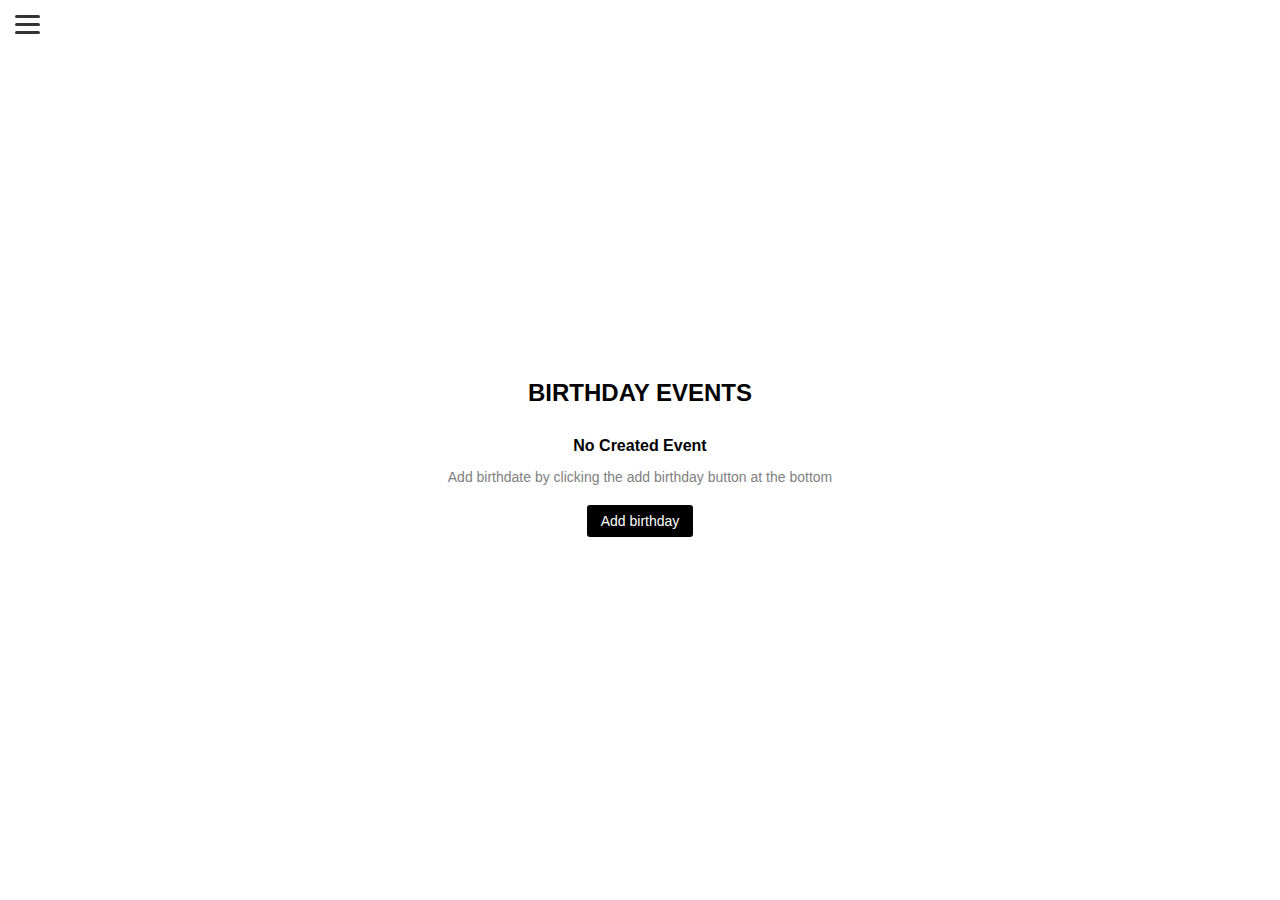
<file: Feliciano_Codes/index.html>
<!DOCTYPE html>
<html lang="en">
<head>
  <meta charset="UTF-8">
  <title>Birthday Events</title>
  <link rel="stylesheet" href="home.css">
</head>
<body>

  <!-- Hamburger Icon -->
  <div class="hamburger" onclick="toggleMenu()">
    <div></div>
    <div></div>
    <div></div>
  </div>

  <!-- Side Menu -->
  <div class="side-menu" id="sideMenu">
    <a href="home.html">Home</a>
    <a href="birthday.html">Add Birthday</a>
    <a href="profile.html">Profile</a>
  </div>

<div class="container">
  <h1>BIRTHDAY EVENTS</h1>
  <div id="events"></div>
  <p class="instruction">Add birthdate by clicking the add birthday button at the bottom</p>
  <a href="birthday.html" class="add-btn">Add birthday</a>
</div>

<script>
function toggleMenu() {
  document.getElementById("sideMenu").classList.toggle("active");
}

const eventsDiv = document.getElementById("events");
let birthdays = JSON.parse(localStorage.getItem("birthdays")) || [];

function renderBirthdays() {
  eventsDiv.innerHTML = "";

  if (birthdays.length === 0) {
    eventsDiv.innerHTML = '<p class="no-event"><strong>No Created Event</strong></p>';
    return;
  }

  const months = [
    "January","February","March","April","May","June",
    "July","August","September","October","November","December"
  ];

  birthdays.forEach((b, index) => {
    const wrapper = document.createElement("div");
    wrapper.classList.add("event-item");

    const dateText = document.createElement("span");
    dateText.textContent = `${months[parseInt(b.month)]} ${b.day}, ${b.year}`;

    const deleteBtn = document.createElement("button");
    deleteBtn.textContent = "Delete";
    deleteBtn.style.marginLeft = "10px";
    deleteBtn.style.backgroundColor = "#ff4d4d";
    deleteBtn.style.color = "white";
    deleteBtn.style.border = "none";
    deleteBtn.style.padding = "5px 10px";
    deleteBtn.style.cursor = "pointer";
    deleteBtn.style.borderRadius = "5px";

    deleteBtn.onclick = function() {
      birthdays.splice(index, 1);
      localStorage.setItem("birthdays", JSON.stringify(birthdays));
      renderBirthdays();
    };

    wrapper.appendChild(dateText);
    wrapper.appendChild(deleteBtn);
    eventsDiv.appendChild(wrapper);
  });
}

renderBirthdays();
</script>
</body>
</html>
</file>
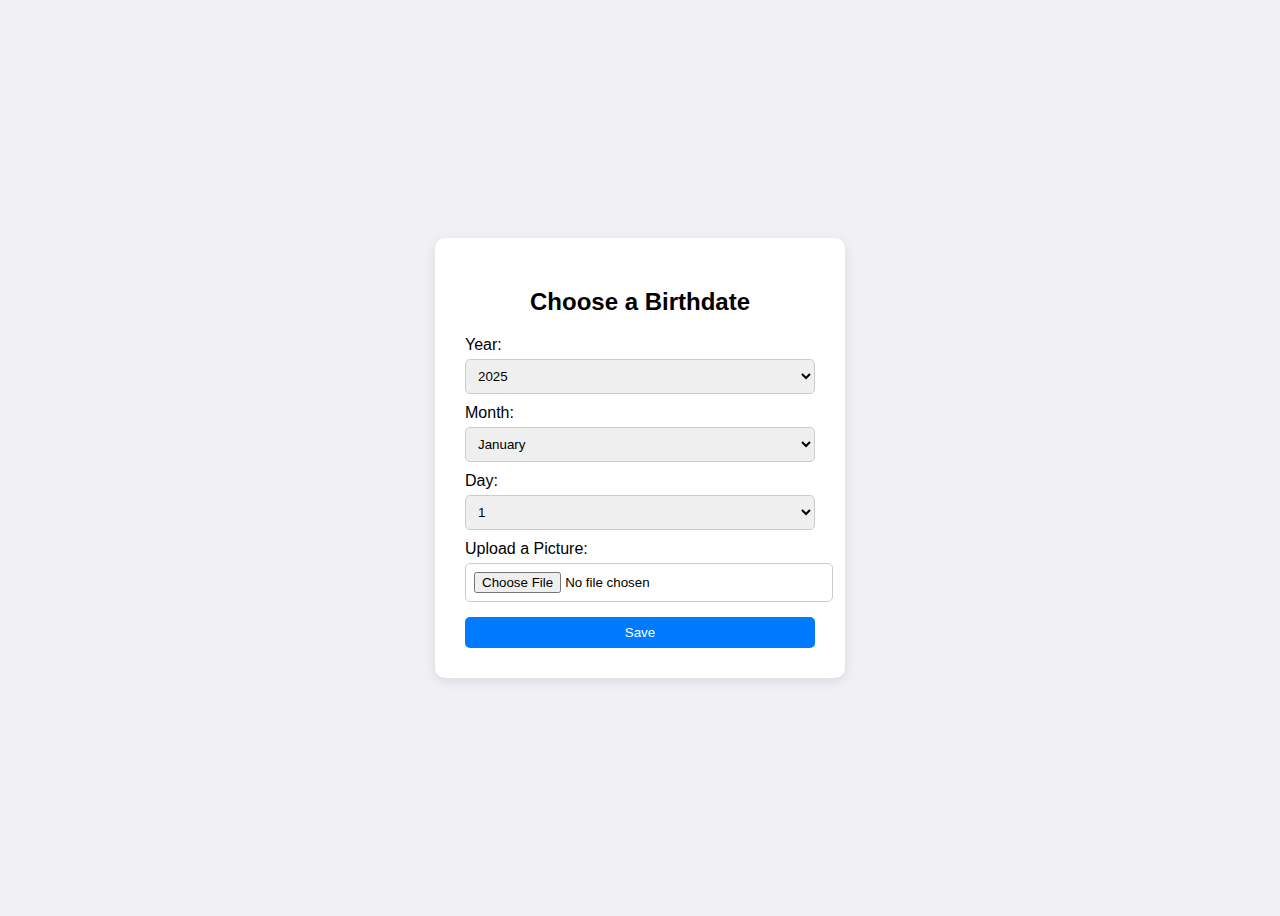
<file: Feliciano_Codes/birthday.html>
<!DOCTYPE html>
<html lang="en">
<head>
  <meta charset="UTF-8">
  <title>Choose a Birthdate</title>
  <link rel="stylesheet" href="birthday.css">
</head>
<body>
  <div class="birthday-container">
    <h2>Choose a Birthdate</h2>
    <form action="submit_birthday.php" method="POST" enctype="multipart/form-data">
      
      <label for="year">Year:</label>
      <select name="year" id="year"></select>

      <label for="month">Month:</label>
      <select name="month" id="month">
        <option value="0">January</option>
        <option value="1">February</option>
        <option value="2">March</option>
        <option value="3">April</option>
        <option value="4">May</option>
        <option value="5">June</option>
        <option value="6">July</option>
        <option value="7">August</option>
        <option value="8">September</option>
        <option value="9">October</option>
        <option value="10">November</option>
        <option value="11">December</option>
      </select>

      <label for="day">Day:</label>
      <select name="day" id="day"></select>

      <label for="picture">Upload a Picture:</label>
      <input type="file" name="picture" accept="image/*" />

      <button type="submit">Save</button>
    </form>
  </div>

<script>
const yearSelect = document.getElementById('year');
const monthSelect = document.getElementById('month');
const daySelect = document.getElementById('day');

// Populate Year dropdown (start at 2025 up to 1900)
for (let y = 2025; y >= 1900; y--) {
  const option = document.createElement('option');
  option.value = y;
  option.textContent = y;
  yearSelect.appendChild(option);
}

function updateDays() {
  const month = parseInt(monthSelect.value);
  const year = parseInt(yearSelect.value);
  const daysInMonth = new Date(year, month + 1, 0).getDate();
  daySelect.innerHTML = '';
  for (let d = 1; d <= daysInMonth; d++) {
    const option = document.createElement('option');
    option.value = d;
    option.textContent = d;
    daySelect.appendChild(option);
  }
}

monthSelect.addEventListener('change', updateDays);
yearSelect.addEventListener('change', updateDays);
updateDays();

// Handle Save button
document.querySelector("form").addEventListener("submit", function(e) {
  e.preventDefault();

  const year = yearSelect.value;
  const month = monthSelect.value;
  const day = daySelect.value;

  // Create birthday object
  const birthday = {
    year,
    month,
    day
  };

  // Get existing birthdays
  let birthdays = JSON.parse(localStorage.getItem("birthdays")) || [];
  birthdays.push(birthday);

  // Save back to localStorage
  localStorage.setItem("birthdays", JSON.stringify(birthdays));

  // Go back to home page
  window.location.href = "home.html";
});
</script>
</body>
</html>
</file>
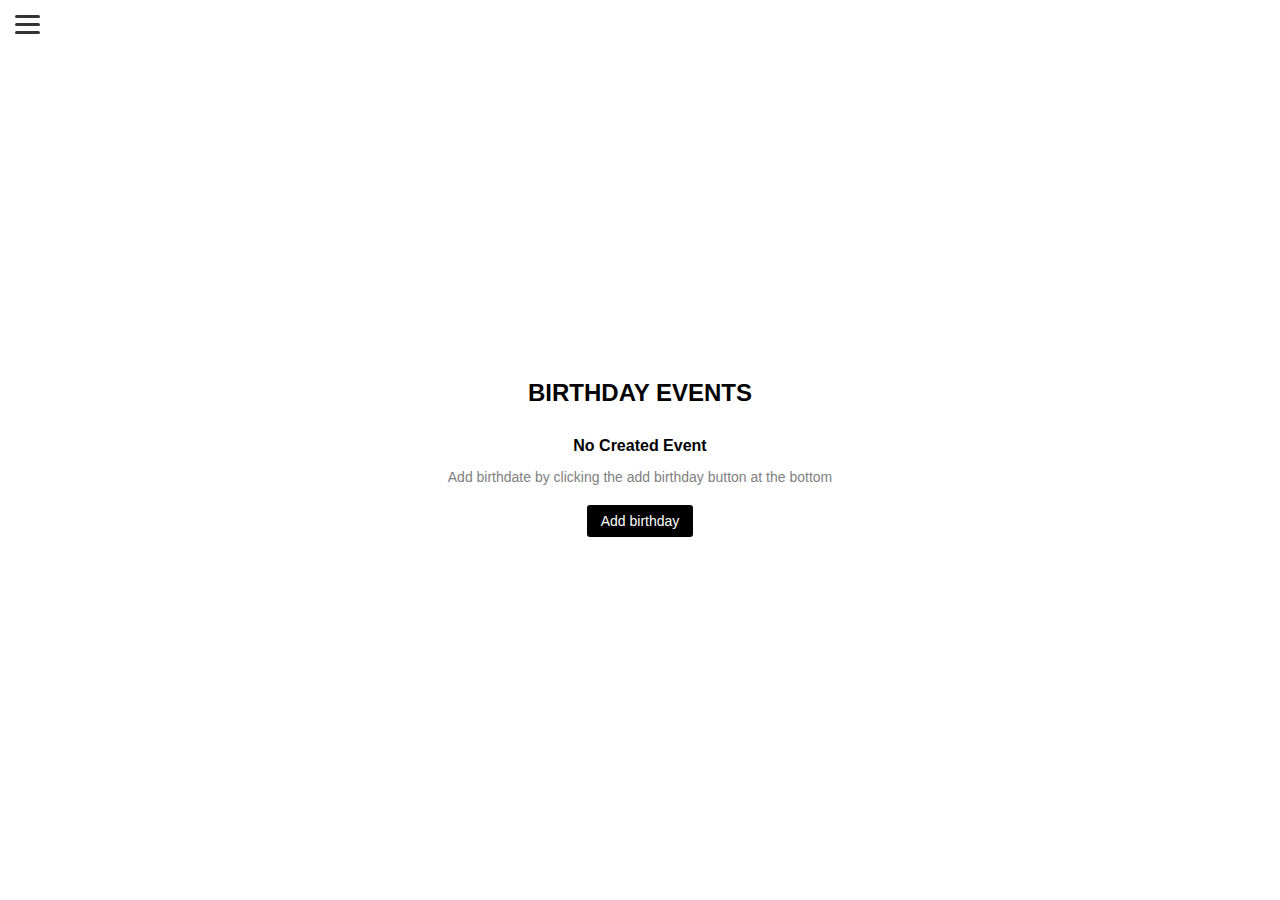
<file: Feliciano_Codes/home.html>
<!DOCTYPE html>
<html lang="en">
<head>
  <meta charset="UTF-8">
  <title>Birthday Events</title>
  <link rel="stylesheet" href="home.css">
</head>
<body>

  <!-- Hamburger Icon -->
  <div class="hamburger" onclick="toggleMenu()">
    <div></div>
    <div></div>
    <div></div>
  </div>

  <!-- Side Menu -->
  <div class="side-menu" id="sideMenu">
    <a href="home.html">Home</a>
    <a href="birthday.html">Add Birthday</a>
    <a href="profile.html">Profile</a>
  </div>

<div class="container">
  <h1>BIRTHDAY EVENTS</h1>
  <div id="events"></div>
  <p class="instruction">Add birthdate by clicking the add birthday button at the bottom</p>
  <a href="birthday.html" class="add-btn">Add birthday</a>
</div>

<script>
function toggleMenu() {
  document.getElementById("sideMenu").classList.toggle("active");
}

const eventsDiv = document.getElementById("events");
let birthdays = JSON.parse(localStorage.getItem("birthdays")) || [];

function renderBirthdays() {
  eventsDiv.innerHTML = "";

  if (birthdays.length === 0) {
    eventsDiv.innerHTML = '<p class="no-event"><strong>No Created Event</strong></p>';
    return;
  }

  const months = [
    "January","February","March","April","May","June",
    "July","August","September","October","November","December"
  ];

  birthdays.forEach((b, index) => {
    const wrapper = document.createElement("div");
    wrapper.classList.add("event-item");

    const dateText = document.createElement("span");
    dateText.textContent = `${months[parseInt(b.month)]} ${b.day}, ${b.year}`;

    const deleteBtn = document.createElement("button");
    deleteBtn.textContent = "Delete";
    deleteBtn.style.marginLeft = "10px";
    deleteBtn.style.backgroundColor = "#ff4d4d";
    deleteBtn.style.color = "white";
    deleteBtn.style.border = "none";
    deleteBtn.style.padding = "5px 10px";
    deleteBtn.style.cursor = "pointer";
    deleteBtn.style.borderRadius = "5px";

    deleteBtn.onclick = function() {
      birthdays.splice(index, 1);
      localStorage.setItem("birthdays", JSON.stringify(birthdays));
      renderBirthdays();
    };

    wrapper.appendChild(dateText);
    wrapper.appendChild(deleteBtn);
    eventsDiv.appendChild(wrapper);
  });
}

renderBirthdays();
</script>
</body>
</html>
</file>
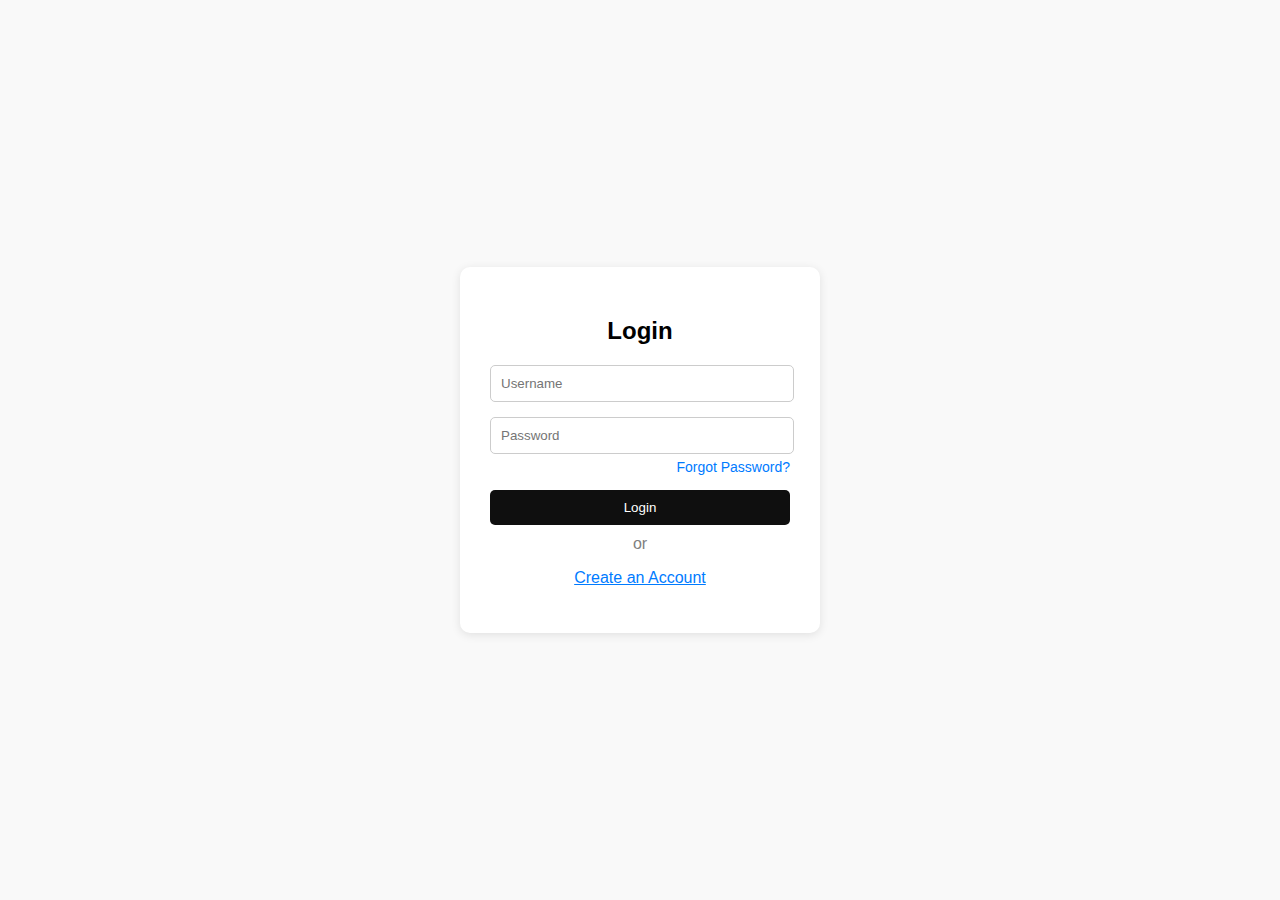
<file: Feliciano_Codes/login.html>
<!DOCTYPE html>
<html lang="en">
<head>
  <meta charset="UTF-8">
  <title>Login</title>
  <link rel="stylesheet" href="login.css">
</head>
<body>
  <div class="form-container">
    <h2>Login</h2>
    <form action="home.html" method="GET">
      <input type="text" name="username" placeholder="Username" required />
      <input type="password" name="password" placeholder="Password" required />
      <p class="forgot-password">
        <a href="forgot-password.html">Forgot Password?</a>
      </p>
      <button type="submit" class="login-btn">Login</button>
      <p class="or-text">or</p>
      <p><a href="signup.html">Create an Account</a></p>
    </form>
  </div>
</body>
</html>
</file>
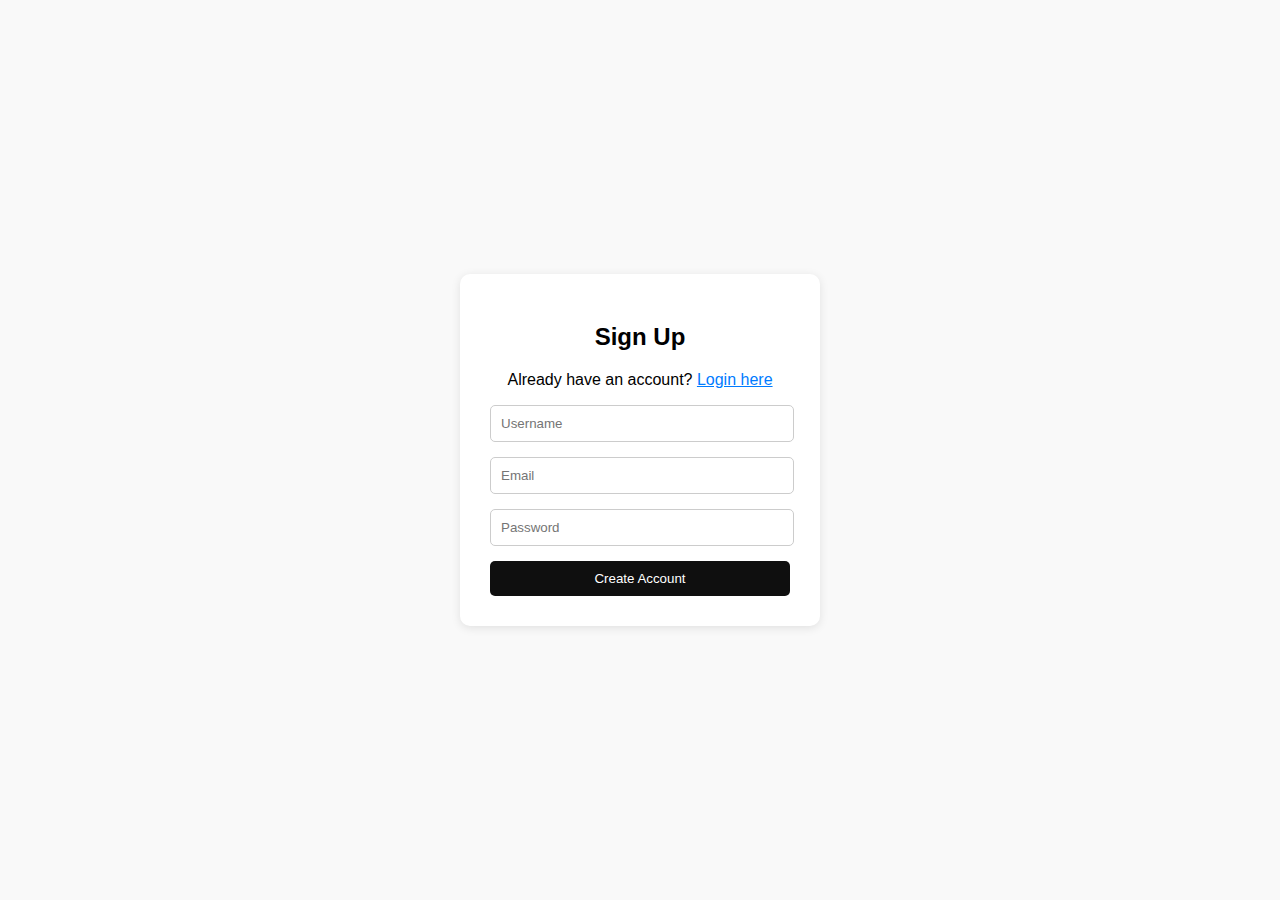
<file: Feliciano_Codes/signup.html>
<!DOCTYPE html>
<html lang="en">
<head>
  <meta charset="UTF-8">
  <title>Create an Account</title>
  <link rel="stylesheet" href="login.css">
</head>
<body>
  <div class="form-container">
    <h2>Sign Up</h2>
    <p>
      Already have an account? 
      <a href="login.html">Login here</a>
    </p>
    <form action="home.html" method="GET">
      <input type="text" name="username" placeholder="Username" required />
      <input type="email" name="email" placeholder="Email" required />
      <input type="password" name="password" placeholder="Password" required />
      <button type="button" class="create-account-btn">Create Account</button>
    </form>
  </div>
</body>
</html>
</file>
<file: Feliciano_Codes/home.css>
body {
  font-family: Arial, sans-serif;
  background-color: white;
  margin: 0;
  padding: 0;
  display: flex;
  align-items: center;
  justify-content: center;
  height: 100vh;
}

.container {
  text-align: center;
}

h1 {
  font-size: 24px;
  font-weight: bold;
  margin-bottom: 30px;
}

.no-event {
  font-size: 16px;
  font-weight: bold;
  margin-bottom: 8px;
}

.instruction {
  font-size: 14px;
  color: gray;
  margin-bottom: 20px;
}

.add-btn {
  display: inline-block;
  background-color: black;
  color: white;
  text-decoration: none;
  padding: 8px 14px;
  border-radius: 3px;
  font-size: 14px;
}

.add-btn:hover {
  opacity: 0.8;
}

/* Hamburger menu */
.hamburger {
  position: absolute;
  top: 15px;
  left: 15px;
  cursor: pointer;
  z-index: 1000;
  display: flex;
  flex-direction: column;
  gap: 5px;
}

.hamburger div {
  width: 25px;
  height: 3px;
  background-color: #333;
  border-radius: 2px;
  transition: all 0.3s ease;
}

/* Side menu */
.side-menu {
  position: fixed;
  top: 0;
  left: -350px;
  width: 150px;
  height: 100%;
  background: #0c0c0c;
  box-shadow: 2px 0 5px rgba(0,0,0,0.2);
  padding: 40px 15px 15px 15px; /* top right bottom left */
  transition: left 0.3s ease;
}

.side-menu.active {
  left: 0;
}

.side-menu a {
  display: block;
  margin: 17px 0;
  text-decoration: none;
  color: #fdfdfd;
  font-weight: bold;
}
</file>
<file: Feliciano_Codes/birthday.css>
body {
  font-family: Arial, sans-serif;
  background-color: #f0f0f5;
  display: flex;
  justify-content: center;
  align-items: center;
  height: 100vh;
}

.birthday-container {
  background: white;
  padding: 30px;
  border-radius: 10px;
  box-shadow: 0 3px 12px rgba(0,0,0,0.1);
  width: 350px;
}

h2 {
  text-align: center;
  margin-bottom: 20px;
}

form label {
  display: block;
  margin-top: 10px;
}

form select,
form input[type="file"],
form button {
  width: 100%;
  padding: 8px;
  margin-top: 5px;
  border-radius: 5px;
  border: 1px solid #ccc;
}

form button {
  background-color: #007bff;
  color: white;
  margin-top: 15px;
  border: none;
  cursor: pointer;
}

form button:hover {
  background-color: #0056b3;
}
</file>
<file: Feliciano_Codes/login.css>
body {
  font-family: Arial, sans-serif;
  background-color: #f9f9f9;
  display: flex;
  align-items: center;
  justify-content: center;
  height: 100vh;
  margin: 0;
}

.form-container {
  background-color: white;
  padding: 30px;
  border-radius: 10px;
  box-shadow: 0 2px 10px rgba(0,0,0,0.1);
  width: 300px;
}

h2 {
  text-align: center;
  margin-bottom: 20px;
}

form input {
  width: 94%;
  padding: 10px;
  margin-bottom: 15px;
  border: 1px solid #ccc;
  border-radius: 5px;
}

form button {
  width: 100%;
  padding: 10px;
  background-color: #0f0f0f;
  border: none;
  color: white;
  border-radius: 5px;
  cursor: pointer;
}

form button:hover {
  background-color: #111111;
}

a {
  color: #007bff;
}

.or-text {
    text-align: center;
    color: gray;
    margin: 10px 0;
}

p {text-align: center;
}

/* Remove number spinners if any */
input::-webkit-outer-spin-button,
input::-webkit-inner-spin-button {
  -webkit-appearance: none;
  margin: 0;
}

.forgot-password {
  text-align: right;
  font-size: 14px;
  margin-top: -10px;
  margin-bottom: 15px;
}

.forgot-password a {
  color: #007bff;
  text-decoration: none;
}

.forgot-password a:hover {
  text-decoration: underline;
}
</file>
